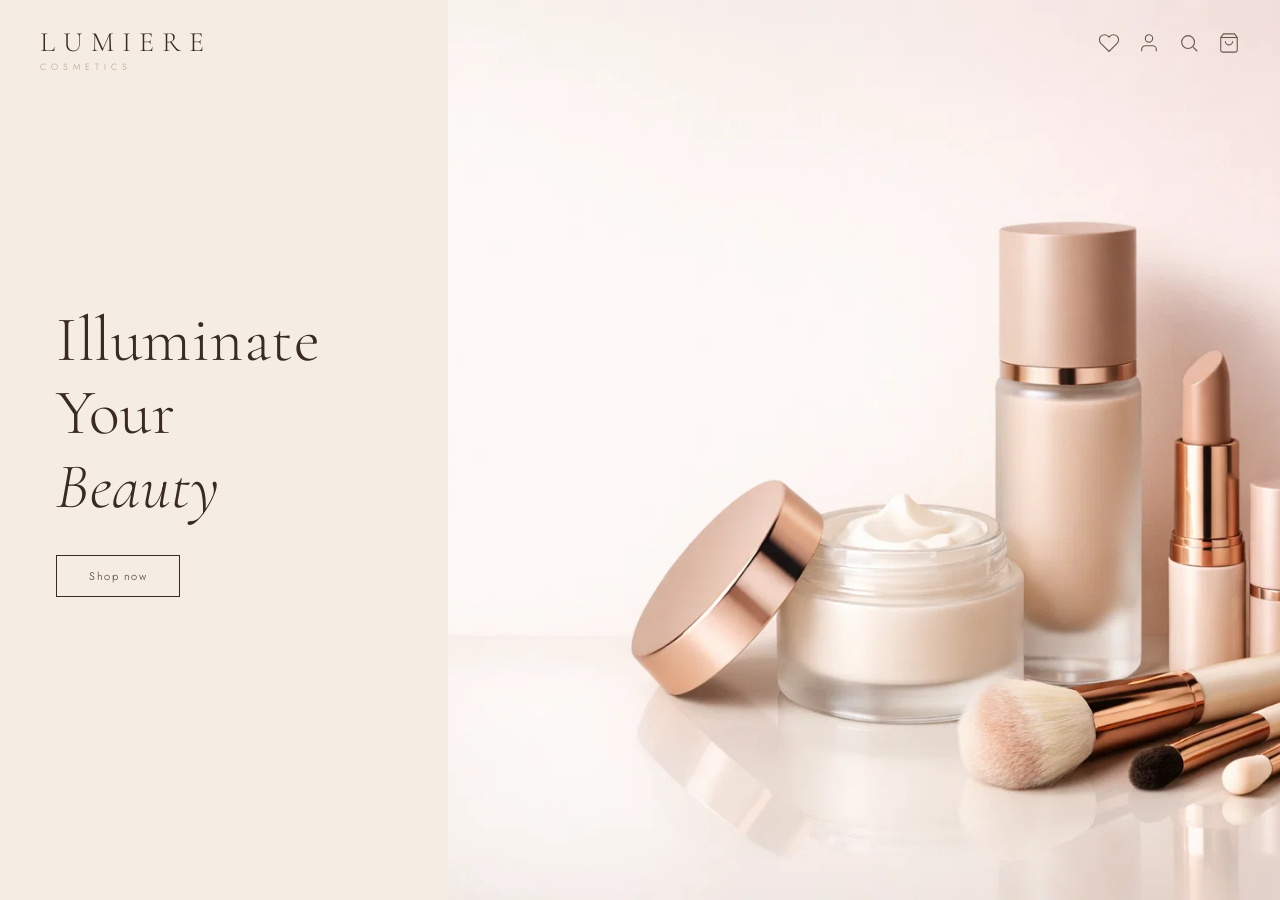
<file: index.html>
<!DOCTYPE html>
<html lang="en">
<head>
  <meta charset="UTF-8">
  <meta name="viewport" content="width=device-width, initial-scale=1.0">
  <title>Lumiere Cosmetics</title>
  <link href="https://fonts.googleapis.com/css2?family=Cormorant+Garamond:ital,wght@0,300;0,400;1,300;1,400&family=Jost:wght@300;400;500&display=swap" rel="stylesheet">
  <style>
    *, *::before, *::after { box-sizing: border-box; margin: 0; padding: 0; }

    :root {
      --ivory:    #F5EDE4;
      --soft:     #F0E4D8;
      --blush:    #EDD8C8;
      --mink:     #B89880;
      --charcoal: #3A2A20;
      --gold:     #C9A96E;
      --font-display: 'Cormorant Garamond', serif;
      --font-body:    'Jost', sans-serif;
    }

    html, body { height: 100%; }

    body {
      background: var(--ivory);
      color: var(--charcoal);
      font-family: var(--font-body);
      font-weight: 300;
    }

    a { text-decoration: none; color: inherit; }

    /* ── NAVBAR ── */
    nav {
      position: absolute;
      top: 0; left: 0; right: 0;
      z-index: 100;
      display: flex;
      align-items: flex-start;
      justify-content: space-between;
      padding: 28px 40px;
    }

    .nav-logo h1 {
      font-family: var(--font-display);
      font-size: 28px;
      font-weight: 300;
      letter-spacing: 8px;
      text-transform: uppercase;
      color: var(--charcoal);
      line-height: 1;
    }
    .nav-logo span {
      display: block;
      font-family: var(--font-body);
      font-size: 9px;
      letter-spacing: 5px;
      text-transform: uppercase;
      color: var(--mink);
      margin-top: 4px;
    }

    .nav-icons {
      display: flex;
      gap: 18px;
      align-items: center;
      padding-top: 4px;
    }

    .nav-icon {
      width: 22px;
      height: 22px;
      stroke: var(--charcoal);
      fill: none;
      stroke-width: 1.2;
      cursor: pointer;
      opacity: 0.75;
      transition: opacity 0.2s;
    }
    .nav-icon:hover { opacity: 1; }

    /* ── HERO ── */
    .hero {
      width: 100%;
      min-height: 100vh;
      position: relative;
      display: flex;
      align-items: center;
      overflow: hidden;
      background: var(--ivory);
    }

    .hero-img-placeholder {
      position: absolute;
      right: 0;
      bottom: 0;
      width: 65%;
      height: 100%;
      background: linear-gradient(160deg, var(--ivory) 0%, var(--blush) 60%, var(--soft) 100%);
    }

    /* when you have a real product photo, replace the div above with:
       <img src="images/hero-products.png" class="hero-img" alt="Lumiere products"> */
    .hero-img {
      position: absolute;
      right: 0;
      bottom: 0;
      width: 65%;
      height: 100%;
      object-fit: cover;
      object-position: center center;
    }

    .hero-content {
      position: relative;
      z-index: 2;
      padding: 0 0 0 56px;
      max-width: 400px;
    }

    .hero-title {
      font-family: var(--font-display);
      font-size: clamp(44px, 5.5vw, 64px);
      font-weight: 300;
      line-height: 1.15;
      color: var(--charcoal);
      margin-bottom: 32px;
      letter-spacing: 0.5px;
    }

    .hero-title em {
      font-style: italic;
      display: block;
    }

    .btn-shop {
      display: inline-block;
      padding: 12px 32px;
      background: transparent;
      color: var(--charcoal);
      border: 0.5px solid var(--charcoal);
      font-family: var(--font-body);
      font-size: 11px;
      letter-spacing: 1.5px;
      cursor: pointer;
      transition: background 0.2s, color 0.2s;
    }
    .btn-shop:hover {
      background: var(--charcoal);
      color: var(--ivory);
    }

    /* ── ANIMATIONS ── */
    @keyframes fadeUp {
      from { opacity: 0; transform: translateY(20px); }
      to   { opacity: 1; transform: translateY(0); }
    }

    .nav-logo  { animation: fadeUp 0.7s ease both 0.1s; }
    .nav-icons { animation: fadeUp 0.7s ease both 0.1s; }
    .hero-title { animation: fadeUp 0.9s ease both 0.3s; }
    .btn-shop   { animation: fadeUp 0.9s ease both 0.5s; }
  </style>
</head>
<body>

  <!-- NAVBAR -->
  <nav>
    <div class="nav-logo">
      <h1>Lumiere</h1>
      <span>Cosmetics</span>
    </div>
    <div class="nav-icons">
      <!-- Wishlist heart -->
      <svg class="nav-icon" viewBox="0 0 24 24"><path d="M20.84 4.61a5.5 5.5 0 0 0-7.78 0L12 5.67l-1.06-1.06a5.5 5.5 0 0 0-7.78 7.78l1.06 1.06L12 21.23l7.78-7.78 1.06-1.06a5.5 5.5 0 0 0 0-7.78z"/></svg>
      <!-- Account -->
      <svg class="nav-icon" viewBox="0 0 24 24"><path d="M20 21v-2a4 4 0 0 0-4-4H8a4 4 0 0 0-4 4v2"/><circle cx="12" cy="7" r="4"/></svg>
      <!-- Search -->
      <svg class="nav-icon" viewBox="0 0 24 24"><circle cx="11" cy="11" r="7"/><path d="M21 21l-4.35-4.35"/></svg>
      <!-- Cart -->
      <svg class="nav-icon" viewBox="0 0 24 24"><path d="M6 2L3 6v14a2 2 0 0 0 2 2h14a2 2 0 0 0 2-2V6l-3-4z"/><line x1="3" y1="6" x2="21" y2="6"/><path d="M16 10a4 4 0 0 1-8 0"/></svg>
    </div>
  </nav>

  <!-- HERO -->
  <section class="hero">

    <!-- Product image background (right side) -->
    <!-- Replace this div with an <img> tag once you have the actual product photo -->
   <img src="hero-products.png" class="hero-img" alt="Lumiere products">

    <div class="hero-content">
      <h1 class="hero-title">Illuminate Your<br><em>Beauty</em></h1>
      <a href="products.html" class="btn-shop">Shop now</a>
    </div>

  </section>

</body>
</html>
</file>
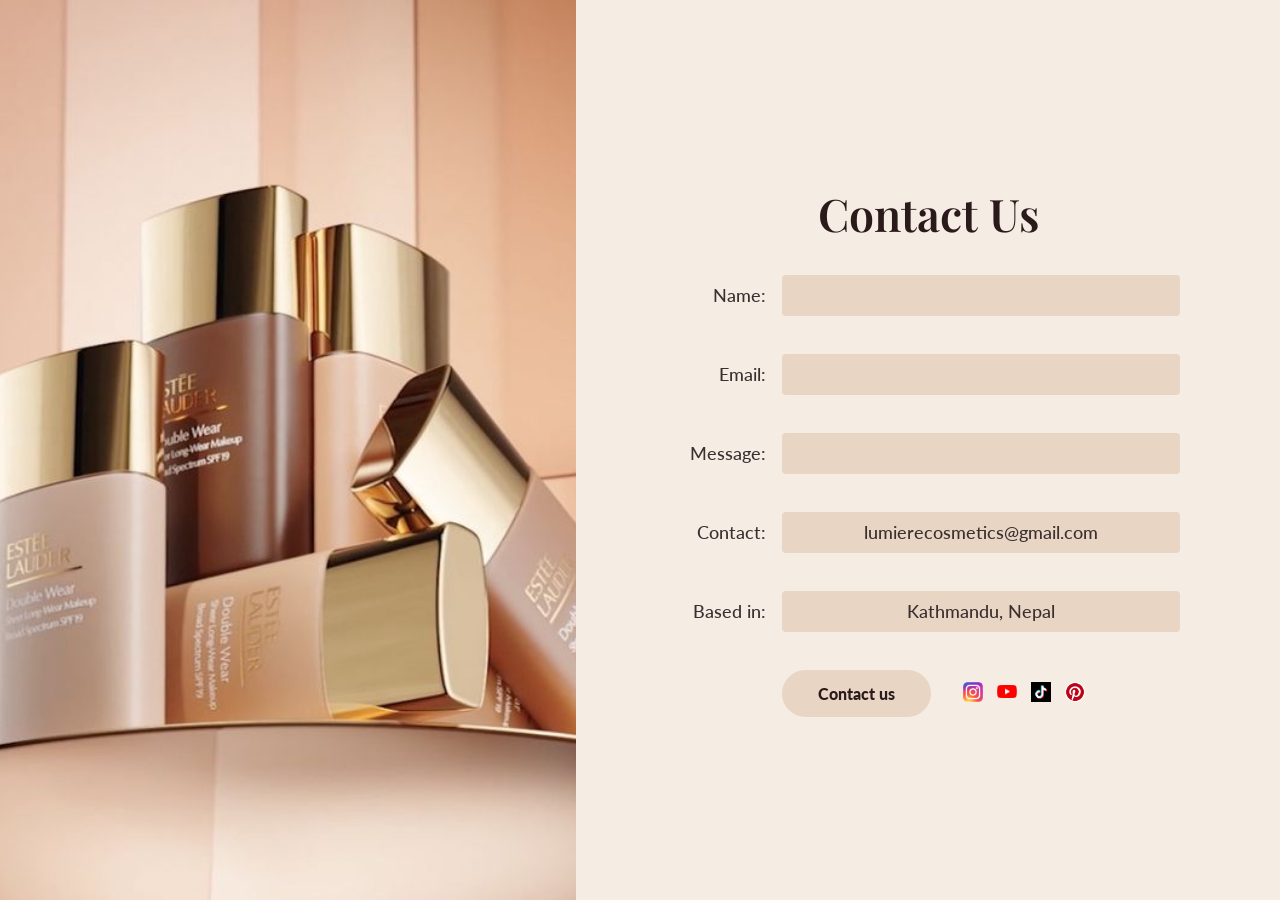
<file: contact.html>
<!DOCTYPE html>
<html lang="en">
<head>
  <meta charset="UTF-8"/>
  <title>Contact Us – Lumière Cosmetics</title>
  <link href="https://fonts.googleapis.com/css2?family=Playfair+Display:wght@400;600&family=Lato:wght@300;400;500&display=swap" rel="stylesheet"/>
  <link rel="stylesheet" href="style.css"/>

</head>
<body>

  <div class="page">

    <!-- Left: image -->
    <div class="left">
      <img src="download (10).jpeg" alt="Lumière Cosmetics"/>
    </div>

    <!-- Right: form -->
    <div class="right">

      <h1>Contact Us</h1>

      <form action="https://formspree.io/f/YOUR_ID" method="POST">

        <div class="field">
          <label>Name:</label>
          <input type="text" name="name" required/>
        </div>

        <div class="field">
          <label>Email:</label>
          <input type="email" name="email" required/>
        </div>

        <div class="field">
          <label>Message:</label>
          <input type="text" name="message" required/>
        </div>

        <div class="field">
          <label>Contact:</label>
          <div class="static-field">lumierecosmetics@gmail.com</div>
        </div>

        <div class="field">
          <label>Based in:</label>
          <div class="static-field">Kathmandu, Nepal</div>
        </div>

        <div class="bottom">
  <button type="submit">Contact us</button>
  <div class="socials">
    <a href="https://www.instagram.com/yourpage" target="_blank">
    <img class="social-icon" src="Instagram_logo_2016.svg.png" alt="instagram"/>
    </a>
    <a href="https://www.youtube.com/yourchannel" target="_blank">
    <img class="social-icon" src="Youtube_logo.png" alt="youtube"/>
    </a>
    <a href="https://www.tiktok.com/@yourpage" target="_blank">
    <img class="social-icon" src="images.jpeg" alt="tiktok"/>
    </a>
    <a href="https://www.pinterest.com/yourpage" target="_blank">
    <img class="social-icon" src="Pinterest-logo.png" alt="pinterest"/>
    </a>
  </div>
</div>

      </form>

    </div>
  </div>

</body>
</html>
</file>
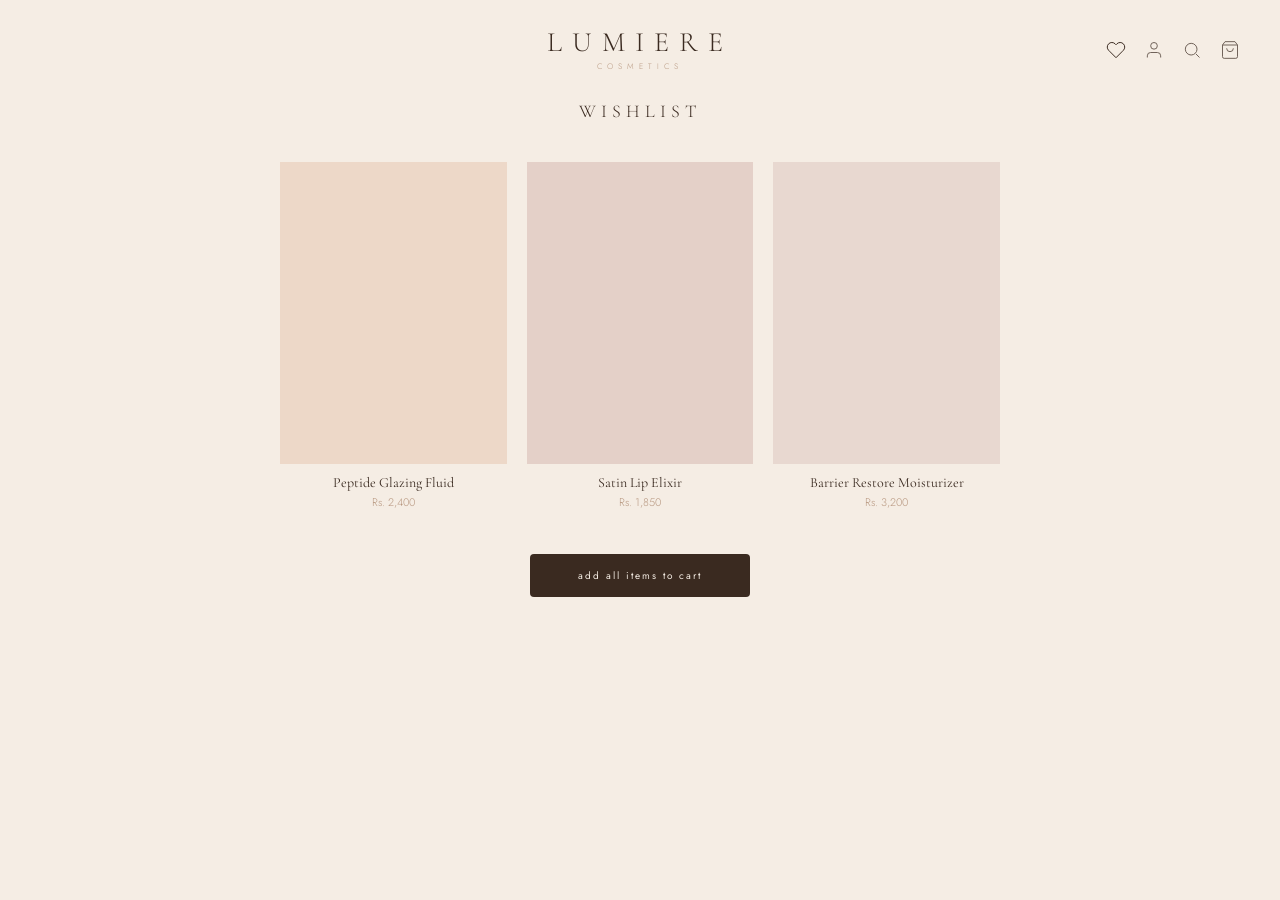
<file: wishlist.html>
<!DOCTYPE html>
<html lang="en">
<head>
  <meta charset="UTF-8">
  <meta name="viewport" content="width=device-width, initial-scale=1.0">
  <title>Wishlist — Lumiere Cosmetics</title>
  <link href="https://fonts.googleapis.com/css2?family=Cormorant+Garamond:ital,wght@0,300;0,400;1,300;1,400&family=Jost:wght@300;400;500&display=swap" rel="stylesheet">
  <style>
    *, *::before, *::after { box-sizing: border-box; margin: 0; padding: 0; }

    :root {
      --ivory:    #F5EDE4;
      --soft:     #F0E4D8;
      --blush:    #EDD8C8;
      --mink:     #B89880;
      --charcoal: #3A2A20;
      --font-display: 'Cormorant Garamond', serif;
      --font-body:    'Jost', sans-serif;
    }

    body {
      background: var(--ivory);
      color: var(--charcoal);
      font-family: var(--font-body);
      font-weight: 300;
      min-height: 100vh;
    }

    a { text-decoration: none; color: inherit; }

    /* ── NAVBAR ── */
    nav {
      display: flex;
      align-items: center;
      justify-content: center;
      padding: 28px 40px;
      position: relative;
    }

    .nav-logo {
      text-align: center;
    }

    .nav-logo h1 {
      font-family: var(--font-display);
      font-size: 28px;
      font-weight: 300;
      letter-spacing: 10px;
      text-transform: uppercase;
      color: var(--charcoal);
      line-height: 1;
    }

    .nav-logo span {
      display: block;
      font-family: var(--font-body);
      font-size: 8px;
      letter-spacing: 5px;
      text-transform: uppercase;
      color: var(--mink);
      margin-top: 4px;
    }

    .nav-icons {
      position: absolute;
      right: 40px;
      top: 50%;
      transform: translateY(-50%);
      display: flex;
      gap: 18px;
      align-items: center;
    }

    .nav-icon {
      width: 20px; height: 20px;
      stroke: var(--charcoal);
      fill: none;
      stroke-width: 1.2;
      cursor: pointer;
      opacity: 0.7;
      transition: opacity 0.2s;
    }
    .nav-icon:hover { opacity: 1; }
    .nav-icon.active { opacity: 1; stroke: var(--charcoal); }

    /* ── PAGE TITLE ── */
    .page-title {
      text-align: center;
      font-family: var(--font-display);
      font-size: 18px;
      font-weight: 300;
      letter-spacing: 5px;
      text-transform: uppercase;
      color: var(--charcoal);
      margin-bottom: 40px;
      animation: fadeUp 0.7s ease both 0.1s;
    }

    /* ── PRODUCT GRID ── */
    .wishlist-grid {
      display: grid;
      grid-template-columns: repeat(3, 1fr);
      gap: 20px;
      width: 100%;
      max-width: 800px;
      margin: 0 auto 44px;
      padding: 0 40px;
      animation: fadeUp 0.7s ease both 0.2s;
    }

    /* ── PRODUCT CARD ── */
    .prod-card {
      display: flex;
      flex-direction: column;
      align-items: center;
      cursor: pointer;
    }

    .prod-img-wrap {
      position: relative;
      width: 100%;
      aspect-ratio: 3/4;
      overflow: hidden;
      margin-bottom: 10px;
    }

    .prod-placeholder {
      width: 100%;
      height: 100%;
      transition: transform 0.4s;
    }
    .prod-card:hover .prod-placeholder { transform: scale(1.03); }

    .btn-remove {
      position: absolute;
      top: 8px;
      right: 8px;
      width: 26px; height: 26px;
      background: var(--ivory);
      border: 0.5px solid var(--blush);
      display: flex;
      align-items: center;
      justify-content: center;
      cursor: pointer;
      opacity: 0;
      transition: opacity 0.2s;
    }
    .prod-card:hover .btn-remove { opacity: 1; }
    .btn-remove svg {
      width: 11px; height: 11px;
      stroke: var(--mink);
      fill: none;
      stroke-width: 1.5;
    }

    .prod-name {
      font-family: var(--font-display);
      font-size: 14px;
      font-weight: 400;
      text-align: center;
      margin-bottom: 3px;
    }

    .prod-price {
      font-size: 11px;
      color: var(--mink);
      text-align: center;
    }

    /* ── BUTTON ── */
    .btn-wrap {
      display: flex;
      justify-content: center;
      animation: fadeUp 0.7s ease both 0.3s;
    }

    .btn-add-all {
      display: inline-block;
      padding: 14px 48px;
      background: var(--charcoal);
      color: var(--ivory);
      border: none;
      font-family: var(--font-body);
      font-size: 10px;
      letter-spacing: 2px;
      text-transform: lowercase;
      cursor: pointer;
      border-radius: 4px;
      transition: background 0.2s;
    }
    .btn-add-all:hover { background: #1a1010; }

    /* ── ANIMATION ── */
    @keyframes fadeUp {
      from { opacity: 0; transform: translateY(16px); }
      to   { opacity: 1; transform: translateY(0); }
    }
  </style>
</head>
<body>

  <!-- NAVBAR -->
  <nav>
    <a href="index.html" class="nav-logo">
      <h1>Lumiere</h1>
      <span>Cosmetics</span>
    </a>
    <div class="nav-icons">
      <svg class="nav-icon active" viewBox="0 0 24 24"><path d="M20.84 4.61a5.5 5.5 0 0 0-7.78 0L12 5.67l-1.06-1.06a5.5 5.5 0 0 0-7.78 7.78l1.06 1.06L12 21.23l7.78-7.78 1.06-1.06a5.5 5.5 0 0 0 0-7.78z"/></svg>
      <svg class="nav-icon" viewBox="0 0 24 24"><path d="M20 21v-2a4 4 0 0 0-4-4H8a4 4 0 0 0-4 4v2"/><circle cx="12" cy="7" r="4"/></svg>
      <svg class="nav-icon" viewBox="0 0 24 24"><circle cx="11" cy="11" r="7"/><path d="M21 21l-4.35-4.35"/></svg>
      <svg class="nav-icon" viewBox="0 0 24 24"><path d="M6 2L3 6v14a2 2 0 0 0 2 2h14a2 2 0 0 0 2-2V6l-3-4z"/><line x1="3" y1="6" x2="21" y2="6"/><path d="M16 10a4 4 0 0 1-8 0"/></svg>
    </div>
  </nav>

  <!-- PAGE TITLE -->
  <p class="page-title">Wishlist</p>

  <!-- PRODUCT GRID -->
  <div class="wishlist-grid">

    <div class="prod-card">
      <div class="prod-img-wrap">
        <div class="prod-placeholder" style="background:#EDD8C8;"></div>
        <button class="btn-remove"><svg viewBox="0 0 24 24"><line x1="18" y1="6" x2="6" y2="18"/><line x1="6" y1="6" x2="18" y2="18"/></svg></button>
      </div>
      <p class="prod-name">Peptide Glazing Fluid</p>
      <p class="prod-price">Rs. 2,400</p>
    </div>

    <div class="prod-card">
      <div class="prod-img-wrap">
        <div class="prod-placeholder" style="background:#E4D0C8;"></div>
        <button class="btn-remove"><svg viewBox="0 0 24 24"><line x1="18" y1="6" x2="6" y2="18"/><line x1="6" y1="6" x2="18" y2="18"/></svg></button>
      </div>
      <p class="prod-name">Satin Lip Elixir</p>
      <p class="prod-price">Rs. 1,850</p>
    </div>

    <div class="prod-card">
      <div class="prod-img-wrap">
        <div class="prod-placeholder" style="background:#E8D8D0;"></div>
        <button class="btn-remove"><svg viewBox="0 0 24 24"><line x1="18" y1="6" x2="6" y2="18"/><line x1="6" y1="6" x2="18" y2="18"/></svg></button>
      </div>
      <p class="prod-name">Barrier Restore Moisturizer</p>
      <p class="prod-price">Rs. 3,200</p>
    </div>

  </div>

  <!-- ADD ALL TO CART -->
  <div class="btn-wrap">
    <button class="btn-add-all">add all items to cart</button>
  </div>

</body>
</html>
</file>
<file: style.css>
* { box-sizing: border-box; margin: 0; padding: 0; }

body {
  font-family: 'Lato', sans-serif;
  background: #f5ece4;
  height: 100vh;
}

.page {
  display: flex;
  height: 100vh;
}

/* Left image */
.left {
  width: 45%;
  overflow: hidden;
}

.left img {
  width: 100%;
  height: 100%;
  object-fit: cover;
}

/* Right form area */
.right {
  width: 55%;
  background: #f5ece4;
  padding: 80px 100px;
  display: flex;
  flex-direction: column;
  justify-content: center;
  position: relative;
}

/* Nav icons */
.nav-icons {
  position: absolute;
  top: 24px;
  right: 32px;
  display: flex;
  gap: 16px;
  font-size: 1.2rem;
  color: #5a4a4a;
}

/* Title */
h1 {
  font-family: 'Playfair Display', serif;
  font-size: 2.8rem;
  font-weight: 600;
  text-align: center;
  margin-bottom: 32px;
  color: #2a1a1a;
}

/* Form fields */
.field {
  display: flex;
  align-items: center;
  margin-bottom: 38px;
  gap: 16px;
}

.field label {
  width: 90px;
  font-size: 1.1rem;
  font-weight: 500;
  color: #3a3030;
  text-align: right;
  flex-shrink: 0;
}

.field input {
  flex: 1;
  padding: 10px 14px;
  background: #e8d5c4;
  border: none;
  border-radius: 4px;
  font-family: 'Jost', sans-serif;
  font-size: 1.1rem;
  text-align: center;
  outline: none;
}

.static-field {
  flex: 1;
  padding: 10px 14px;
  background: #e8d5c4;
  border-radius: 4px;
  font-size: 1.1rem;
  font-weight: 500;
  color: #3a3030;
  text-align: center;
}

/* Bottom row */
.bottom {
  display: flex;
  align-items: center;
  margin-top: 28px;
  gap: 32px;
  padding-left: 106px;
}
  

button {
  padding: 14px 36px;
  background: #e8d5c4;
  border: none;
  border-radius: 50px;
  font-family: 'Lato', sans-serif;
  font-size: 1rem;
  font-weight: 1000;
  cursor: pointer;
  color: #2a1a1a;
}

button:hover {
  background: #d4b89a;
}

/* Social icons */
.social-icon {
  width: 20px;
  height: 20px;
  object-fit: contain;
}

.socials {
  display: flex;
  gap: 14px;
  align-items: center;
}

.socials a {
  color: #3a3030;
  text-decoration: none;
}

.socials a:hover {
  color: #9a6a4a;
}
</file>
